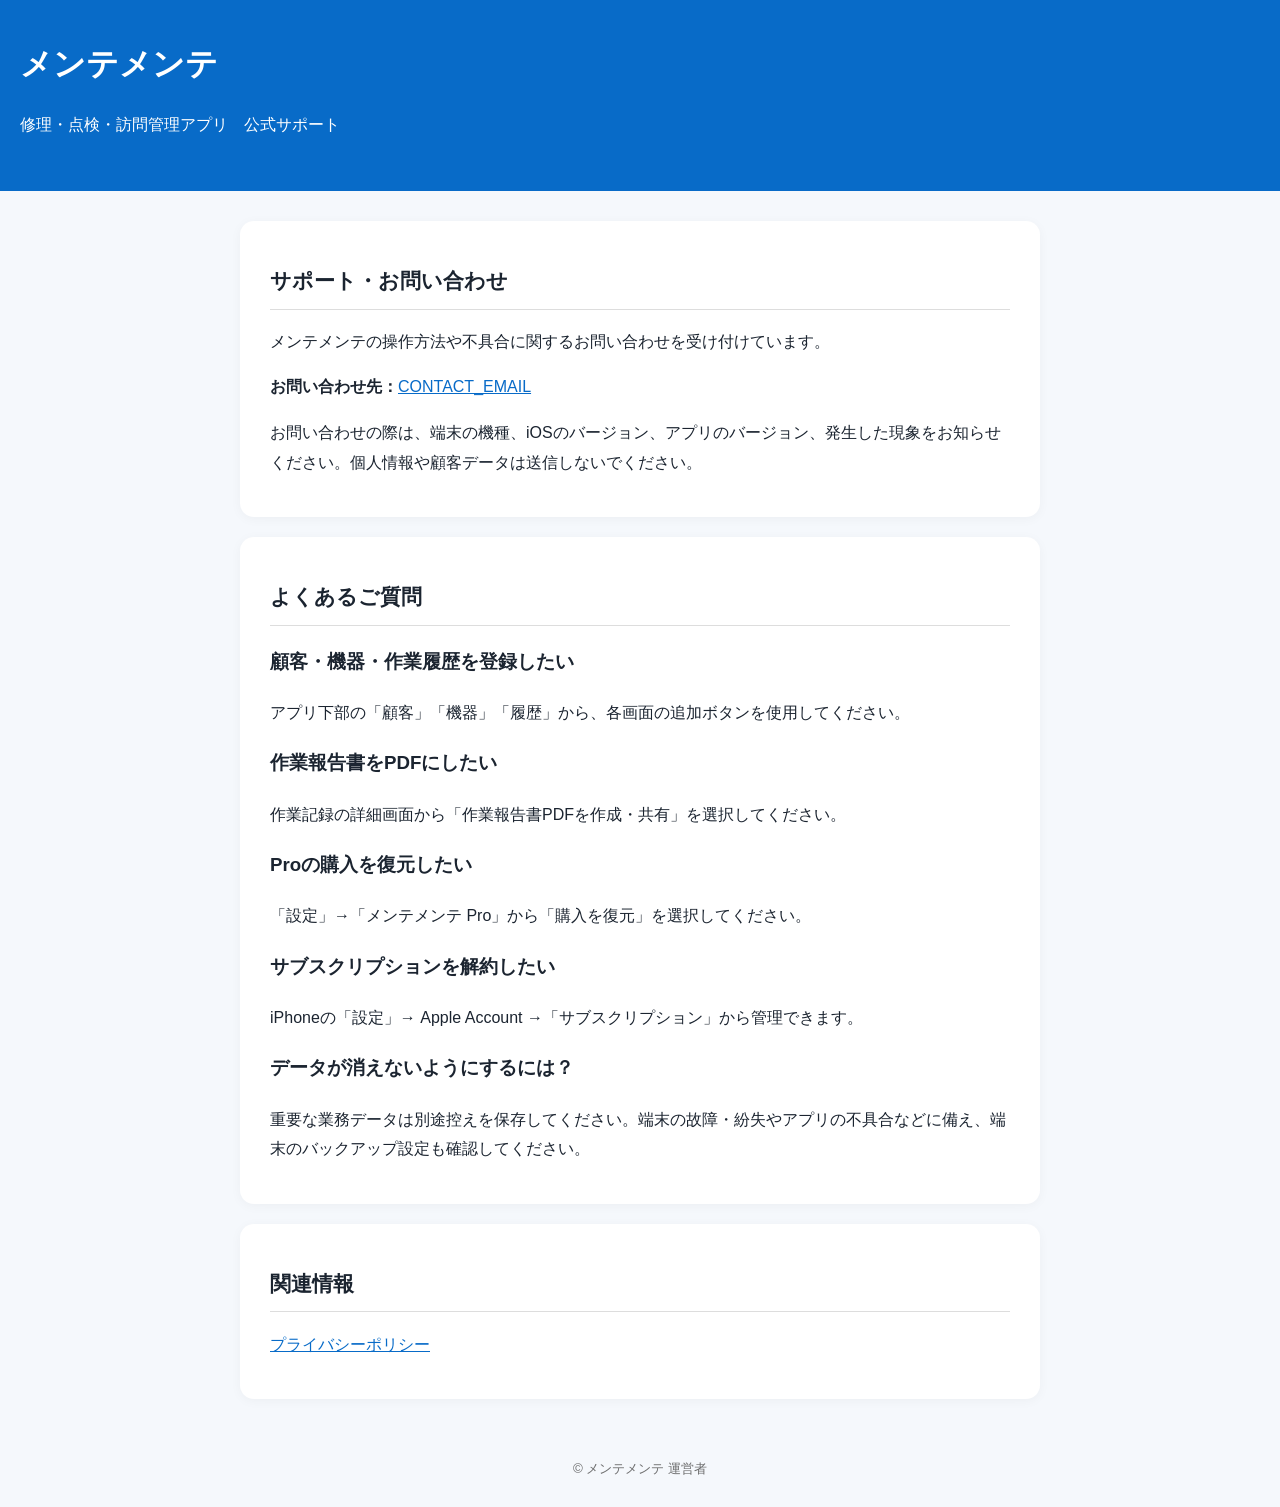
<file: index.html>
<!doctype html><html lang="ja"><head><meta charset="utf-8"><meta name="viewport" content="width=device-width,initial-scale=1"><title>メンテメンテ | サポート</title><link rel="stylesheet" href="style.css"></head><body><header><h1>メンテメンテ</h1><p>修理・点検・訪問管理アプリ　公式サポート</p></header><main><article><h2>サポート・お問い合わせ</h2><p>メンテメンテの操作方法や不具合に関するお問い合わせを受け付けています。</p><p><strong>お問い合わせ先：</strong><a href="mailto:niwahide0407@gmail.com">CONTACT_EMAIL</a></p><p>お問い合わせの際は、端末の機種、iOSのバージョン、アプリのバージョン、発生した現象をお知らせください。個人情報や顧客データは送信しないでください。</p></article><article><h2>よくあるご質問</h2><h3>顧客・機器・作業履歴を登録したい</h3><p>アプリ下部の「顧客」「機器」「履歴」から、各画面の追加ボタンを使用してください。</p><h3>作業報告書をPDFにしたい</h3><p>作業記録の詳細画面から「作業報告書PDFを作成・共有」を選択してください。</p><h3>Proの購入を復元したい</h3><p>「設定」→「メンテメンテ Pro」から「購入を復元」を選択してください。</p><h3>サブスクリプションを解約したい</h3><p>iPhoneの「設定」→ Apple Account →「サブスクリプション」から管理できます。</p><h3>データが消えないようにするには？</h3><p>重要な業務データは別途控えを保存してください。端末の故障・紛失やアプリの不具合などに備え、端末のバックアップ設定も確認してください。</p></article><article><h2>関連情報</h2><p><a href="privacy.html">プライバシーポリシー</a></p></article></main><footer><small>© メンテメンテ 運営者</small></footer></body></html>
</file>
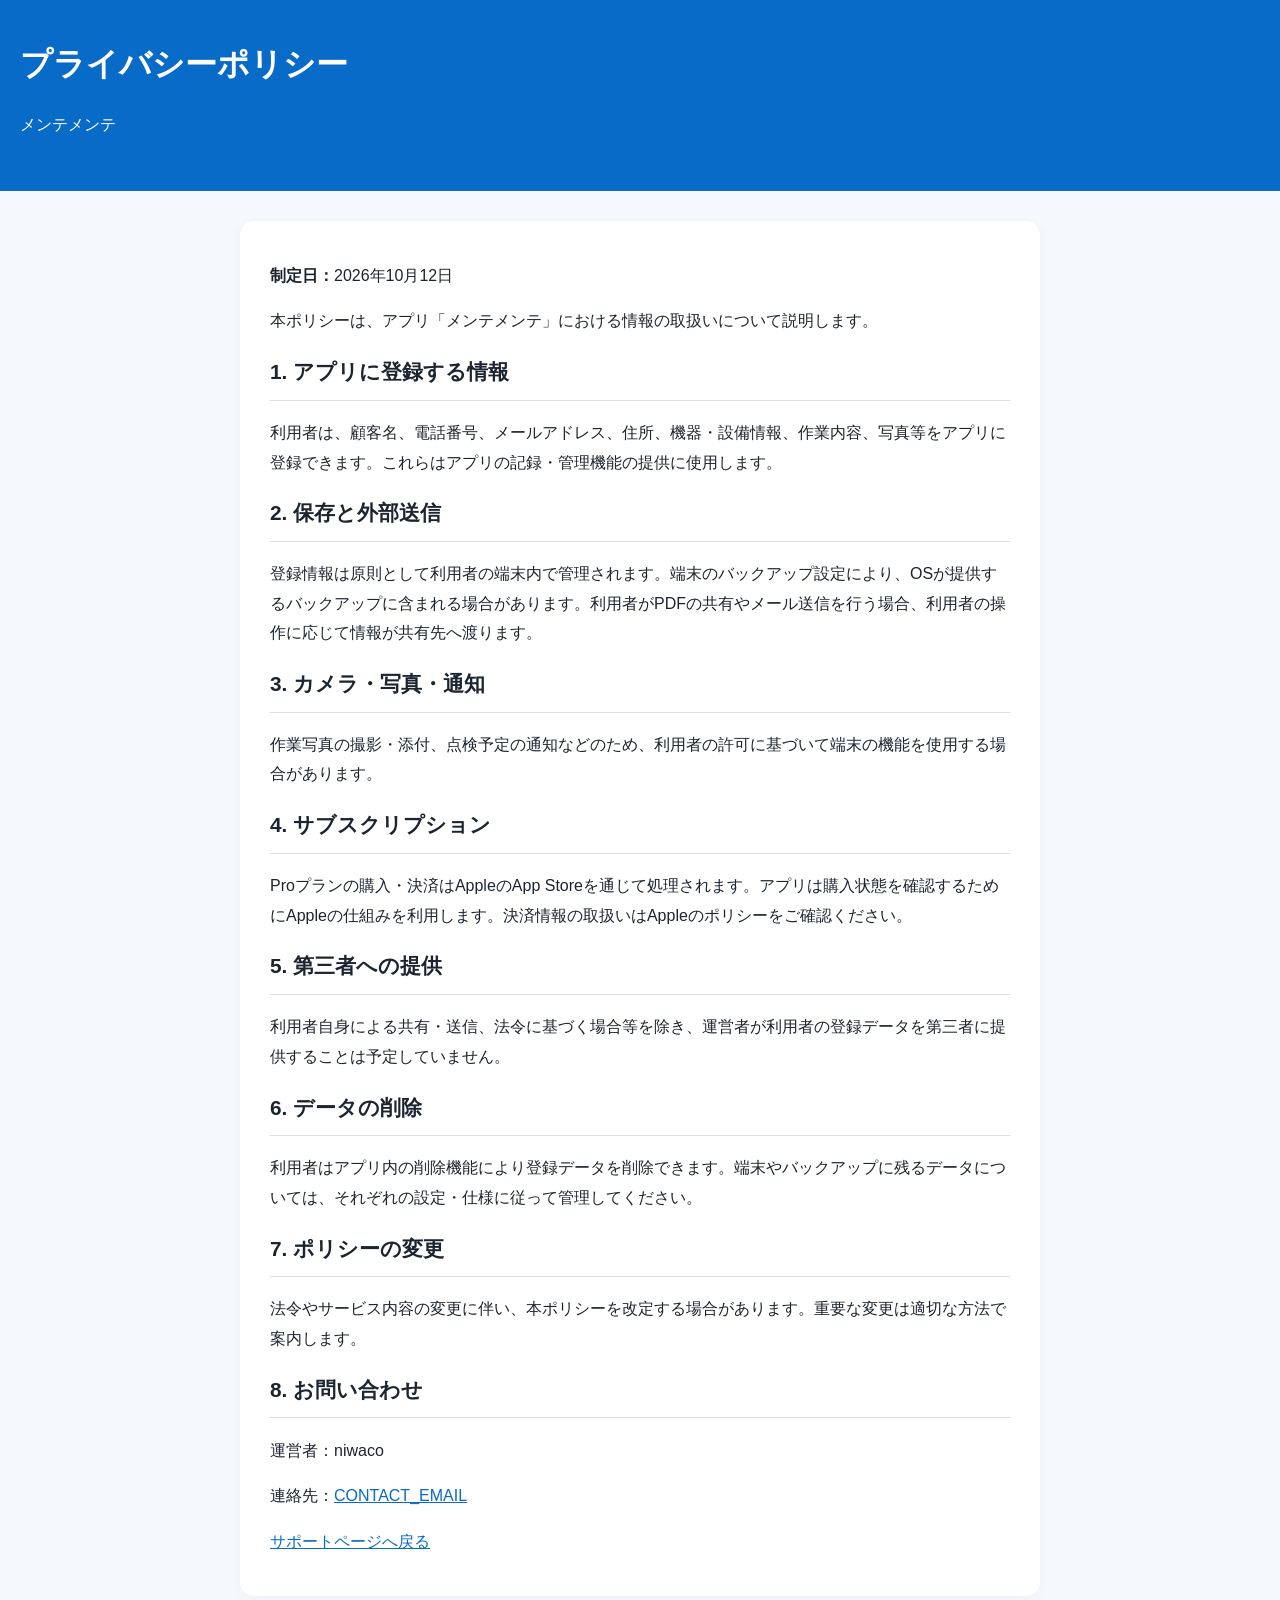
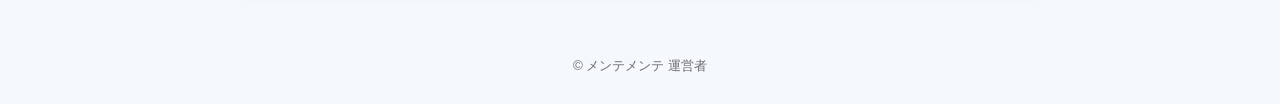
<file: privacy.html>
<!doctype html><html lang="ja"><head><meta charset="utf-8"><meta name="viewport" content="width=device-width,initial-scale=1"><title>プライバシーポリシー | メンテメンテ</title><link rel="stylesheet" href="style.css"></head><body><header><h1>プライバシーポリシー</h1><p>メンテメンテ</p></header><main><article><p><strong>制定日：</strong>2026年10月12日</p><p>本ポリシーは、アプリ「メンテメンテ」における情報の取扱いについて説明します。</p><h2>1. アプリに登録する情報</h2><p>利用者は、顧客名、電話番号、メールアドレス、住所、機器・設備情報、作業内容、写真等をアプリに登録できます。これらはアプリの記録・管理機能の提供に使用します。</p><h2>2. 保存と外部送信</h2><p>登録情報は原則として利用者の端末内で管理されます。端末のバックアップ設定により、OSが提供するバックアップに含まれる場合があります。利用者がPDFの共有やメール送信を行う場合、利用者の操作に応じて情報が共有先へ渡ります。</p><h2>3. カメラ・写真・通知</h2><p>作業写真の撮影・添付、点検予定の通知などのため、利用者の許可に基づいて端末の機能を使用する場合があります。</p><h2>4. サブスクリプション</h2><p>Proプランの購入・決済はAppleのApp Storeを通じて処理されます。アプリは購入状態を確認するためにAppleの仕組みを利用します。決済情報の取扱いはAppleのポリシーをご確認ください。</p><h2>5. 第三者への提供</h2><p>利用者自身による共有・送信、法令に基づく場合等を除き、運営者が利用者の登録データを第三者に提供することは予定していません。</p><h2>6. データの削除</h2><p>利用者はアプリ内の削除機能により登録データを削除できます。端末やバックアップに残るデータについては、それぞれの設定・仕様に従って管理してください。</p><h2>7. ポリシーの変更</h2><p>法令やサービス内容の変更に伴い、本ポリシーを改定する場合があります。重要な変更は適切な方法で案内します。</p><h2>8. お問い合わせ</h2><p>運営者：niwaco</p><p>連絡先：<a href="mailto:niwahide0407@gmail.com">CONTACT_EMAIL</a></p><p><a href="index.html">サポートページへ戻る</a></p></article></main><footer><small>© メンテメンテ 運営者</small></footer></body></html>
</file>
<file: style.css>
body{font-family:-apple-system,BlinkMacSystemFont,'Hiragino Kaku Gothic ProN',Meiryo,sans-serif;margin:0;color:#1b2430;background:#f5f8fc;line-height:1.85}header{background:#086bc8;color:white;padding:35px 20px}main{max-width:800px;margin:30px auto;padding:0 18px}article{background:white;border-radius:14px;padding:24px 30px;margin:20px 0;box-shadow:0 2px 12px #0000000a}h1{margin:0;font-size:2rem}h2{font-size:1.3rem;border-bottom:1px solid #ddd;padding-bottom:8px}a{color:#086bc8}footer{text-align:center;color:#555;padding:24px}small{opacity:.85}.notice{background:#fff4dc;padding:12px;border-radius:8px}
</file>
